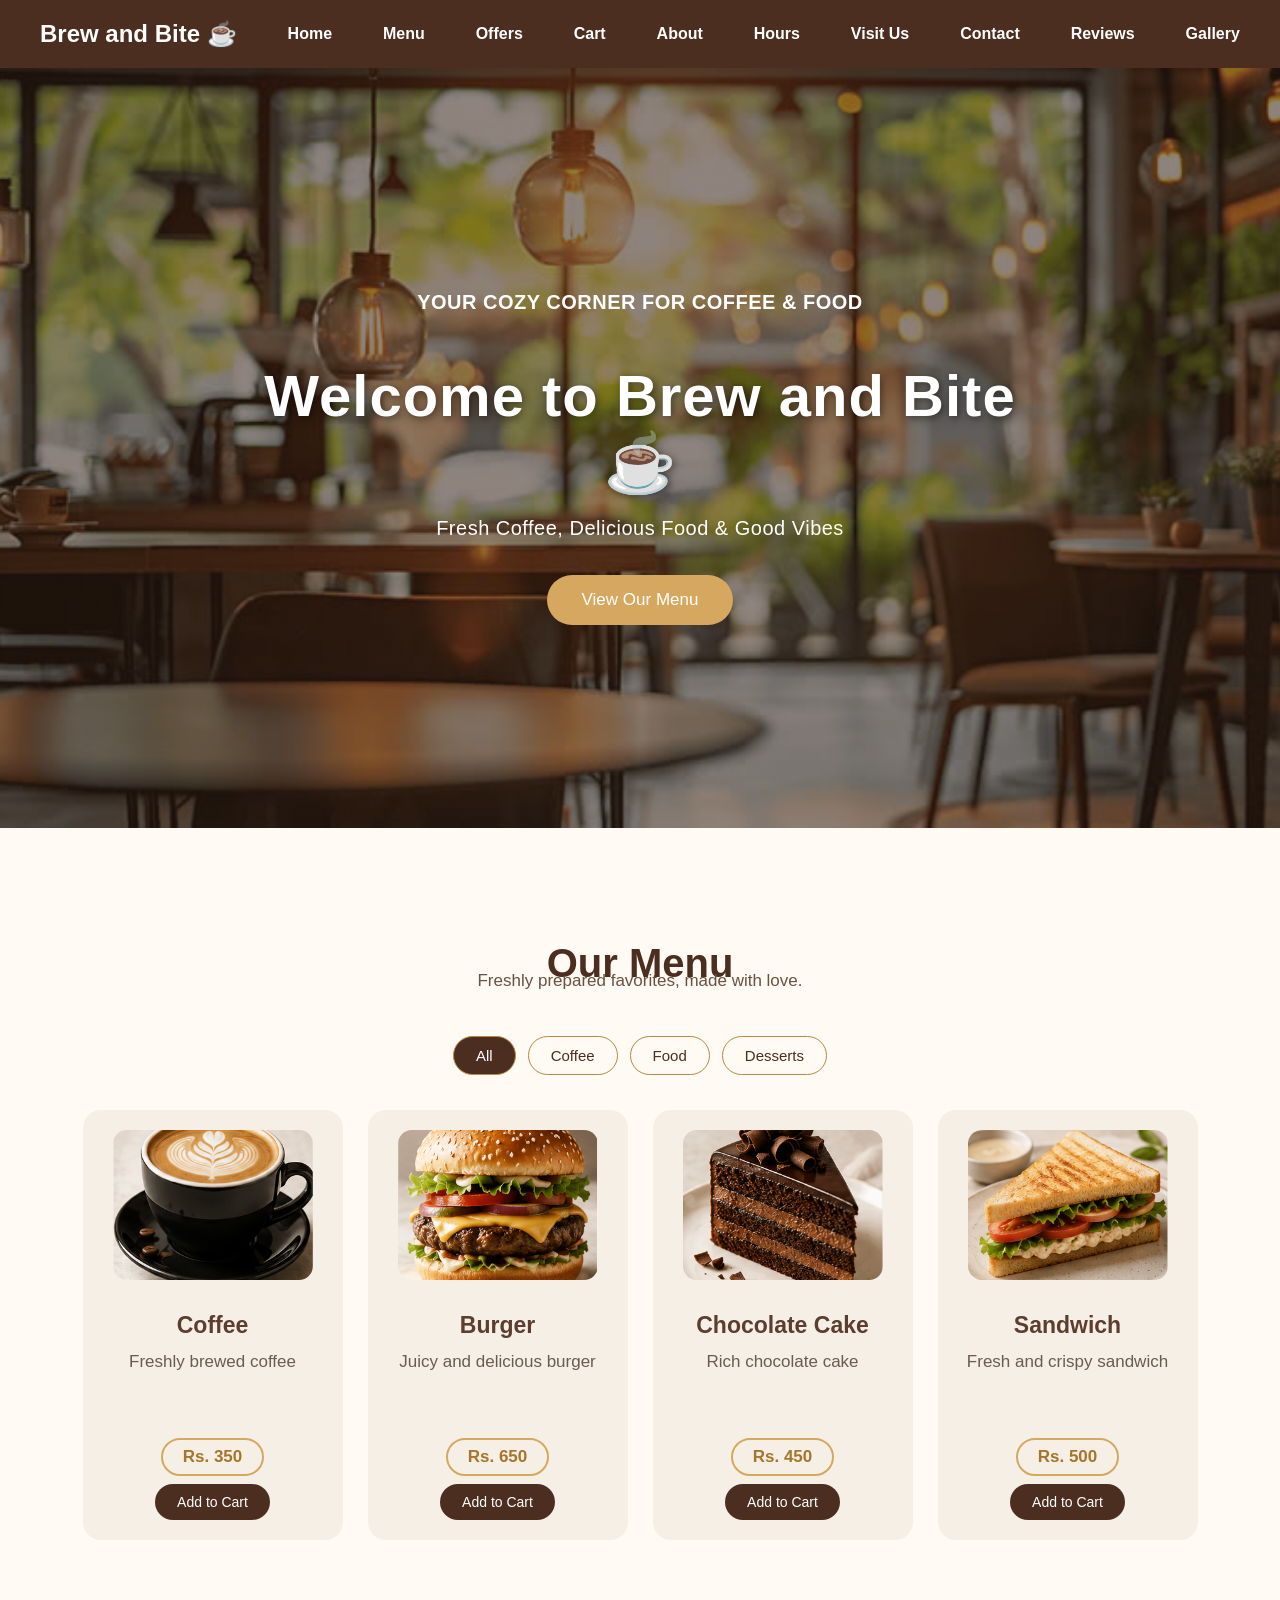
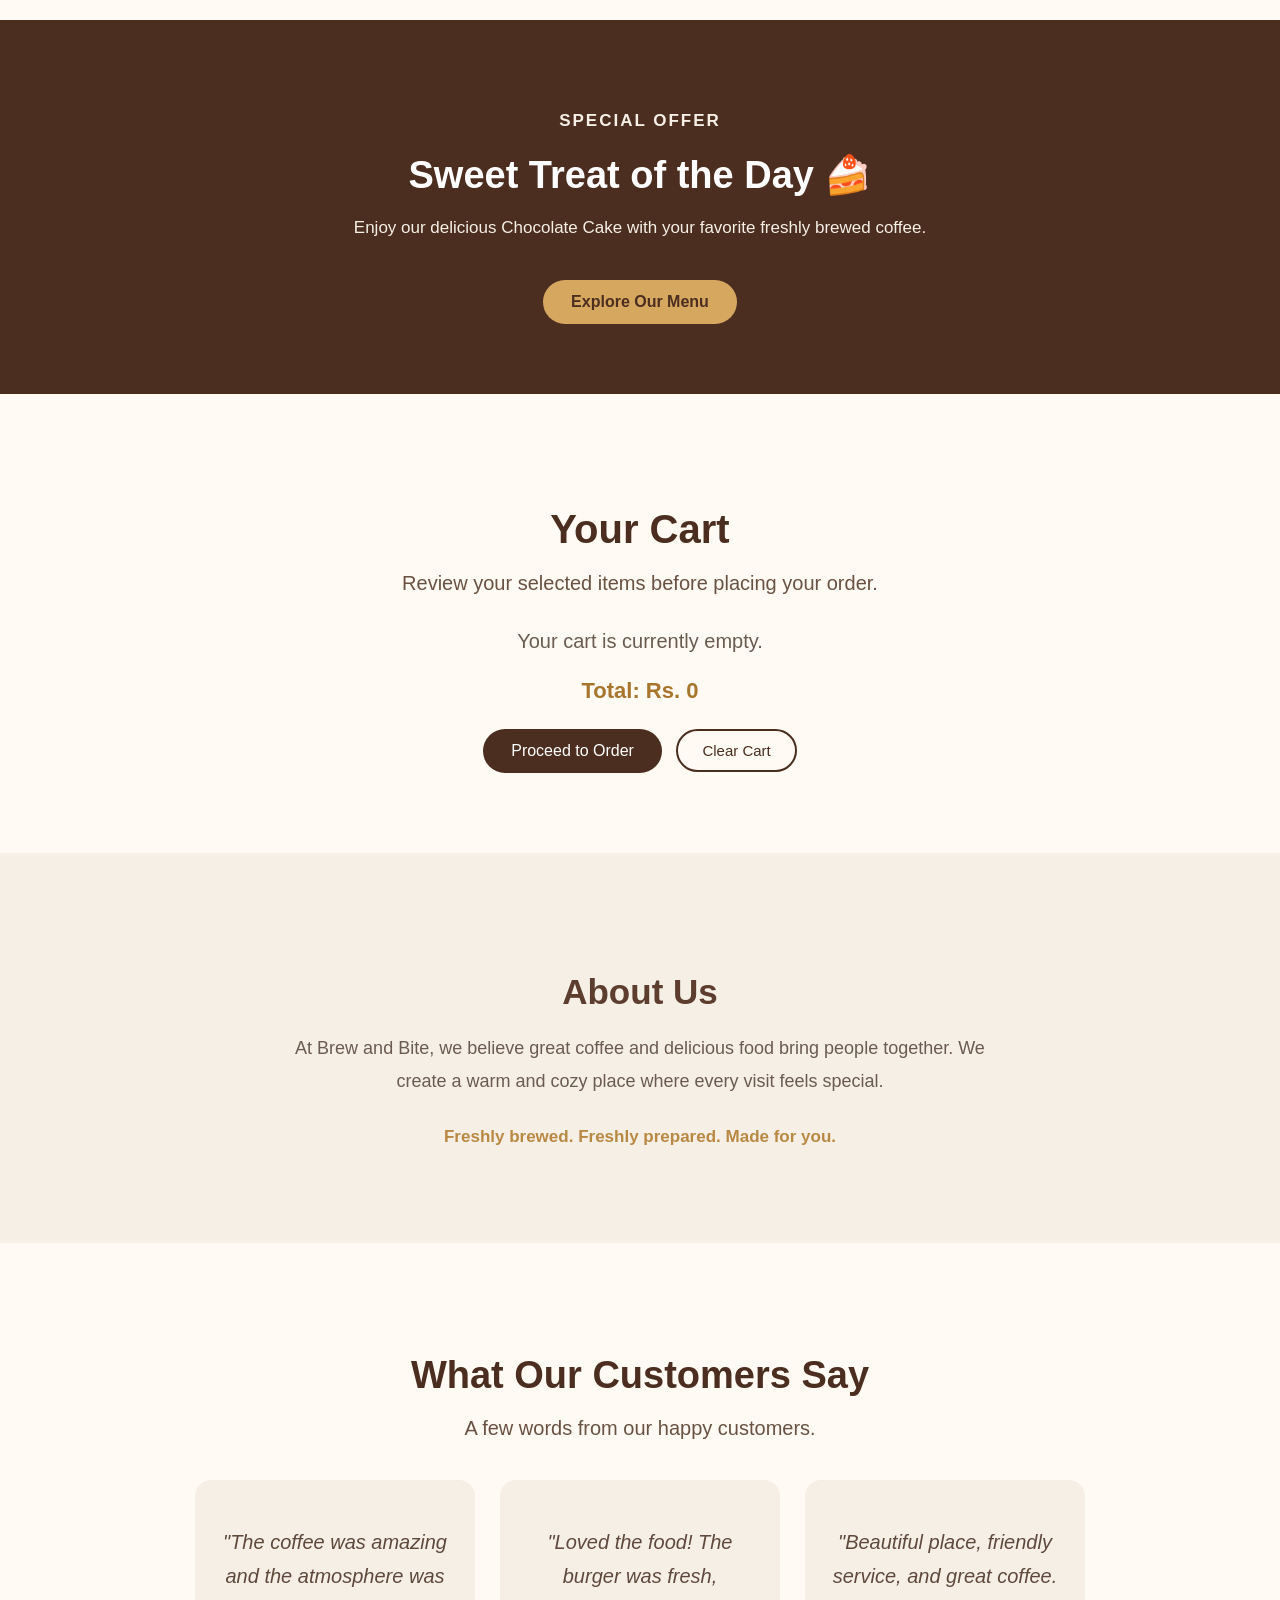
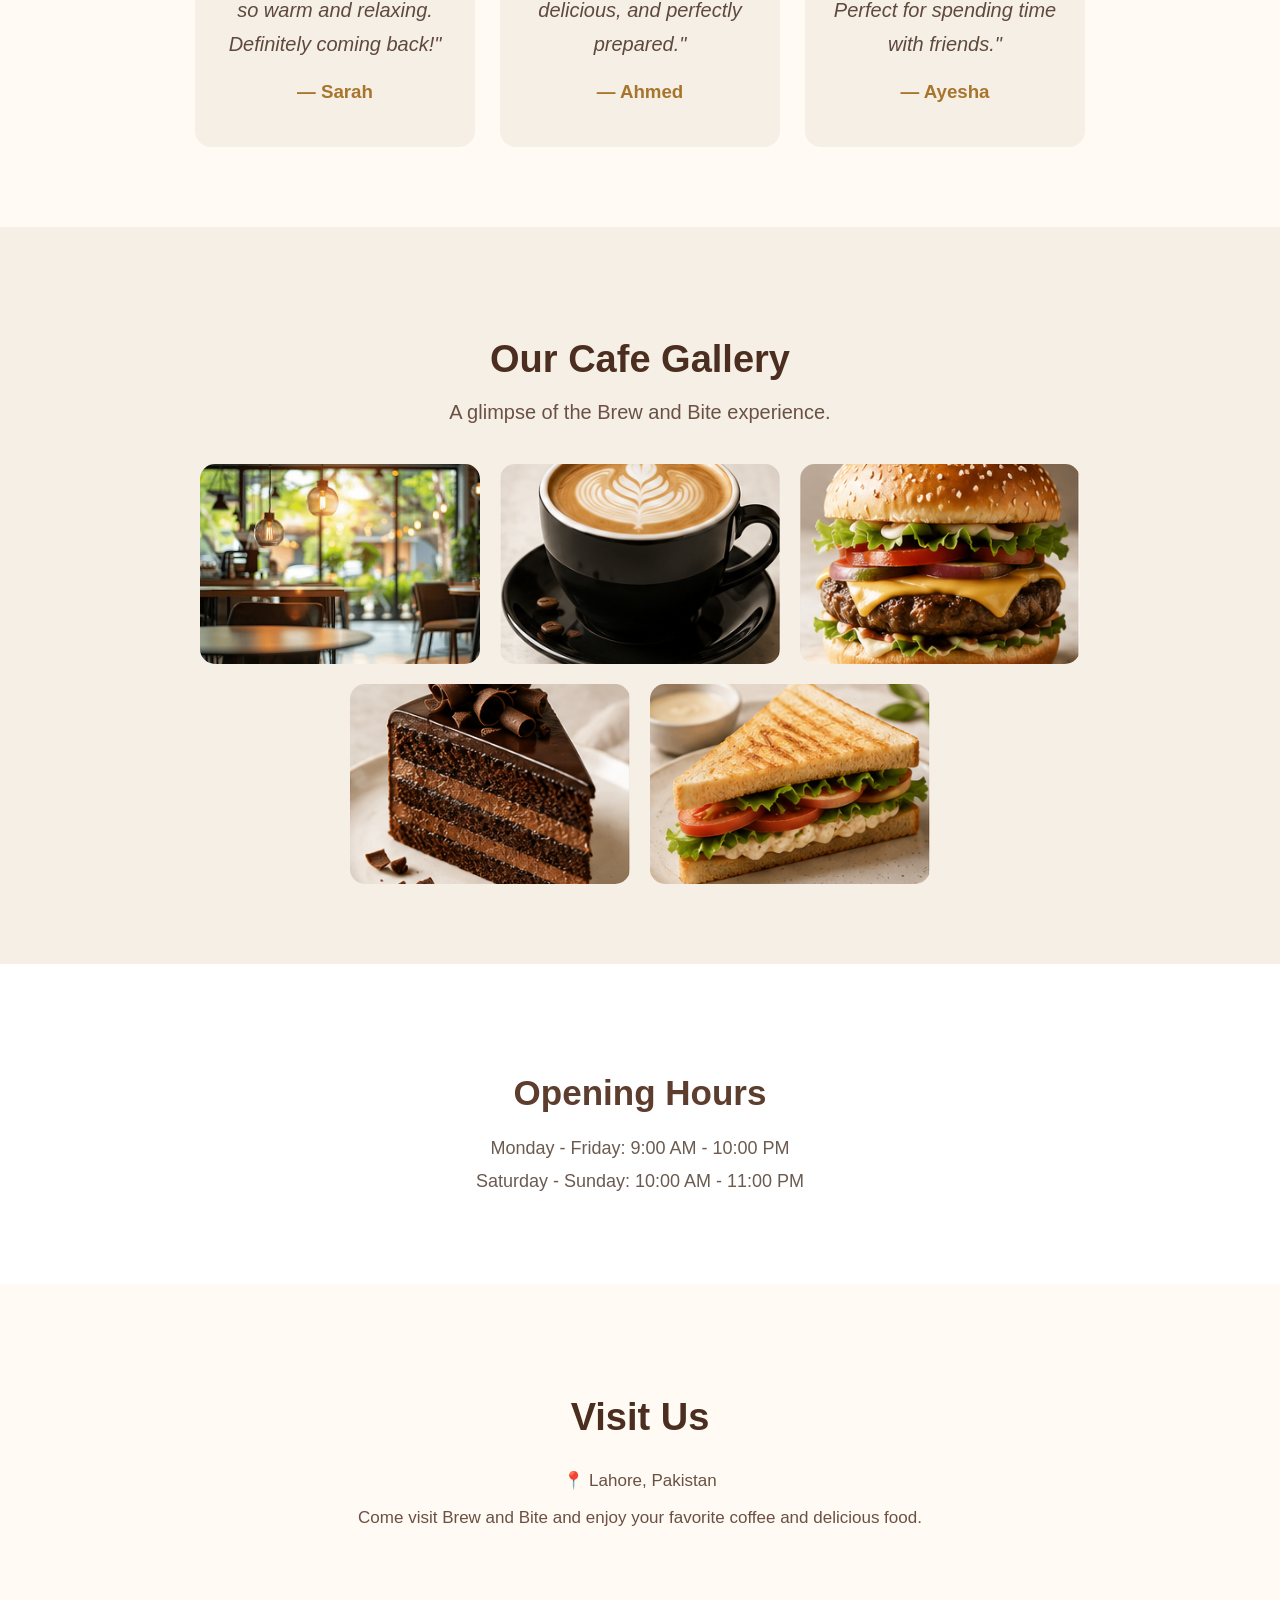
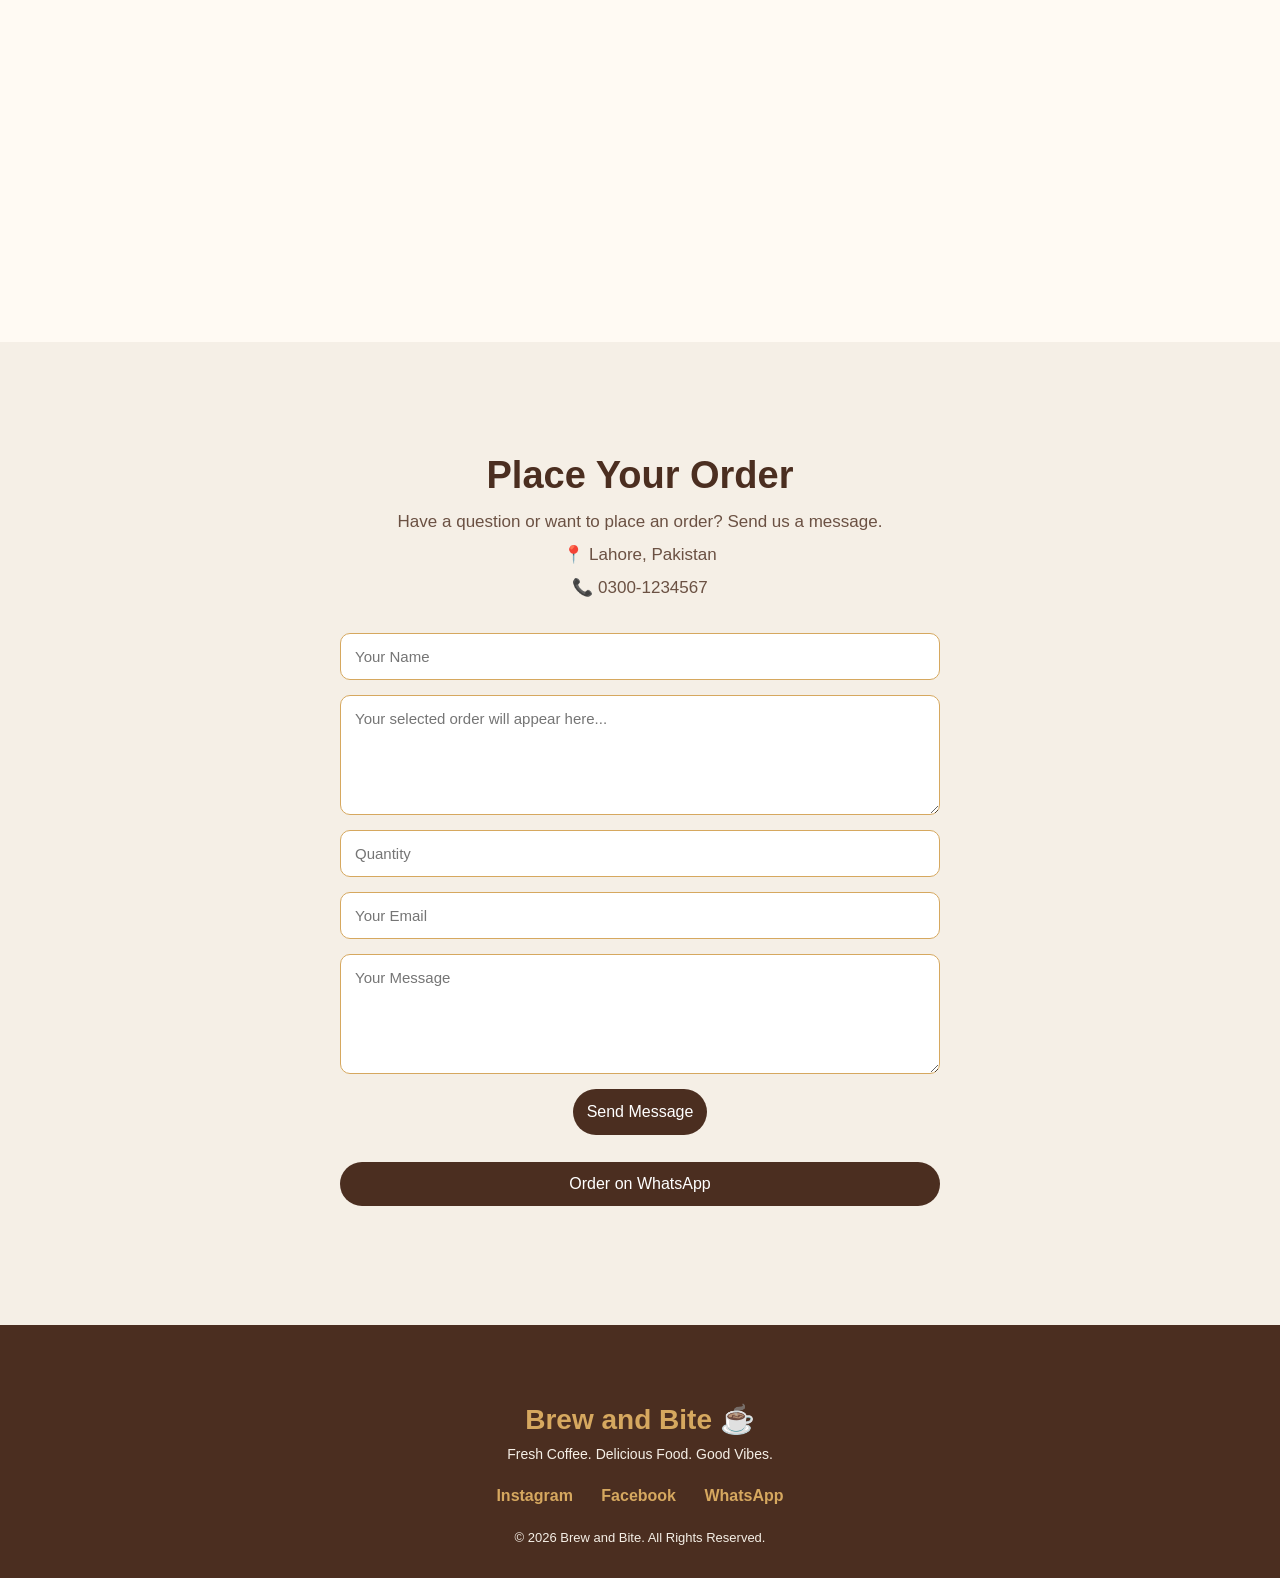
<file: index.html>
<!DOCTYPE html>
<html>

<head>
 <title>Brew and Bite | Cafe in Lahore | Coffee, Food & Desserts</title>
   <meta name="google-site-verification" content="D7vXOihC7ZDmXzMIViBrV3sGKDb7SZbV8BQJyKYcvpQ" />
   <meta name="description"
content="Brew and Bite is a cozy cafe in Lahore serving freshly brewed coffee, delicious burgers, sandwiches, chocolate cake and sweet treats.">
<meta name="keywords"
content="Brew and Bite, cafe in Lahore, Lahore cafe, coffee, burgers, sandwiches, chocolate cake, desserts">
<meta name="viewport"
content="width=device-width, initial-scale=1.0">
<link rel="canonical" href="https://maryam-webb.github.io/brew-and-bite/">
<meta property="og:title"
content="Brew and Bite | Cafe in Lahore">

<meta property="og:description"
content="Fresh coffee, delicious food and sweet treats at Brew and Bite in Lahore.">

<meta property="og:image"
content="https://maryam-webb.github.io/brew-and-bite/images/cafe.jpg">

<meta property="og:url"
content="https://maryam-webb.github.io/brew-and-bite/">

<meta property="og:type"
content="website">
  <link rel="icon" href="images/coffee.png">
<link rel="stylesheet" href="style.css">

<script type="application/ld+json">
{
  "@context": "https://schema.org",
  "@type": "Restaurant",
  "name": "Brew and Bite",
  "url": "https://maryam-webb.github.io/brew-and-bite/",
  "image": "https://maryam-webb.github.io/brew-and-bite/images/cafe.jpg",
  "description": "Brew and Bite is a cozy cafe in Lahore serving freshly brewed coffee, delicious burgers, sandwiches, chocolate cake and sweet treats.",
  "telephone": "+923001234567",
  "address": {
    "@type": "PostalAddress",
    "addressLocality": "Lahore",
    "addressCountry": "PK"
  },
  "openingHoursSpecification": [
    {
      "@type": "OpeningHoursSpecification",
      "dayOfWeek": [
        "Monday",
        "Tuesday",
        "Wednesday",
        "Thursday",
        "Friday"
      ],
      "opens": "09:00",
      "closes": "22:00"
    },
    {
      "@type": "OpeningHoursSpecification",
      "dayOfWeek": [
        "Saturday",
        "Sunday"
      ],
      "opens": "10:00",
      "closes": "23:00"
    }
  ]
}
</script>

</head>

<body>

<button id="top-button" title="Back to top">
    ↑
</button>

   <nav>
    <h2>Brew and Bite ☕</h2>

    <a href="#home">Home</a>
    <a href="#menu">Menu</a>
    <a href="#special">Offers</a>
    <a href="#cart">Cart</a>
    <a href="#about">About</a>
     <a href="#hours">Hours</a>
     <a href="#location">Visit Us</a>
    <a href="#contact">Contact</a>
    <a href="#reviews">Reviews</a>
<a href="#gallery">Gallery</a>
</nav>

<section id="home">

    <div class="hero-content">
        <p class="hero-tagline">YOUR COZY CORNER FOR COFFEE & FOOD</p>
        <h1>Welcome to Brew and Bite ☕</h1>

        <p>Fresh Coffee, Delicious Food & Good Vibes</p>

       <a href="#menu" class="menu-button">View Our Menu</a>
    </div>

</section>
<section id="menu">
    <h2>Our Menu</h2>
<p class="menu-intro">Freshly prepared favorites, made with love.</p>
<div class="menu-filters">

    <button class="filter-button active" data-category="all">
        All
    </button>

    <button class="filter-button" data-category="coffee">
        Coffee
    </button>

    <button class="filter-button" data-category="food">
        Food
    </button>

    <button class="filter-button" data-category="dessert">
        Desserts
    </button>

</div>
    <div class="menu-container">

       <div class="menu-card" data-category="coffee">
    <img src="images/coffee.png" alt="Freshly brewed coffee at Brew and Bite">
<h3>Coffee</h3>
            <p>Freshly brewed coffee</p>
            <div class="order-area">
    <strong>Rs. 350</strong>
   <a href="#cart" class="order-button" data-item="Coffee" data-price="350">
    Add to Cart
</a>
</div>
        </div>
<div class="menu-card" data-category="food">
    <img src="images/burger.png" alt="Fresh burger at Brew and Bite">
<h3>Burger</h3>
            <p>Juicy and delicious burger</p>
           <div class="order-area">
    <strong>Rs. 650</strong>
   <a href="#cart" class="order-button" data-item="Burger" data-price="650">
    Add to Cart
</a>
</div>
        </div>

        <div class="menu-card" data-category="dessert">
    <img src="images/cake.png" alt="Chocolate cake at Brew and Bite">
<h3>Chocolate Cake</h3>
            <p>Rich chocolate cake</p>
           <div class="order-area">
    <strong>Rs. 450</strong>
    <a href="#cart" class="order-button" data-item="Chocolate Cake" data-price="450">
    Add to Cart
</a>
</div>
        </div>

        <div class="menu-card" data-category="food">
    <img src="images/sandwich.png" alt="Fresh sandwich at Brew and Bite">
<h3>Sandwich</h3>
            <p>Fresh and crispy sandwich</p>
        <div class="order-area">
    <strong>Rs. 500</strong>
    <a href="#cart" class="order-button" data-item="Sandwich" data-price="500">
    Add to Cart
</a>
</div>
        </div>

    </div>
</section>
<section id="special">

    <div class="special-content">

        <p class="special-tag">SPECIAL OFFER</p>

        <h2>Sweet Treat of the Day 🍰</h2>

        <p>
            Enjoy our delicious Chocolate Cake with
            your favorite freshly brewed coffee.
        </p>

        <a href="#menu" class="special-button">
            Explore Our Menu
        </a>

    </div>

</section>
<section id="cart">

    <h2>Your Cart</h2>

    <p class="cart-intro">
        Review your selected items before placing your order.
    </p>

    <div id="cart-items">

        <p id="empty-cart">
            Your cart is currently empty.
        </p>

    </div>

    <div class="cart-total">
        <strong>Total: Rs. <span id="cart-total">0</span></strong>
    </div>

   <a href="#contact" class="checkout-button" id="checkout-button">
    Proceed to Order
</a>
<button class="clear-cart-button" id="clear-cart-button">
    Clear Cart
</button>

</section>
<section id="about">
    <h2>About Us</h2>
    <p>
    At Brew and Bite, we believe great coffee and delicious food
    bring people together. We create a warm and cozy place where
    every visit feels special.
</p>
<p class="about-highlight">Freshly brewed. Freshly prepared. Made for you.</p>
</section>
<section id="reviews">

    <h2>What Our Customers Say</h2>

    <p class="reviews-intro">
        A few words from our happy customers.
    </p>

    <div class="reviews-container">

        <div class="review-card">
            <p>
                "The coffee was amazing and the atmosphere was
                so warm and relaxing. Definitely coming back!"
            </p>
            <h3>— Sarah</h3>
        </div>

        <div class="review-card">
            <p>
                "Loved the food! The burger was fresh, delicious,
                and perfectly prepared."
            </p>
            <h3>— Ahmed</h3>
        </div>

        <div class="review-card">
            <p>
                "Beautiful place, friendly service, and great
                coffee. Perfect for spending time with friends."
            </p>
            <h3>— Ayesha</h3>
        </div>

    </div>

</section>
<section id="gallery">

    <h2>Our Cafe Gallery</h2>

    <p class="gallery-intro">
        A glimpse of the Brew and Bite experience.
    </p>

    <div class="gallery-container">

        <img src="images/cafe.jpg" alt="Brew and Bite cafe in Lahore">

        <img src="images/coffee.png" alt="Freshly brewed coffee at Brew and Bite">

        <img src="images/burger.png" alt="Fresh burger at Brew and Bite">

        <img src="images/cake.png" alt="Chocolate cake at Brew and Bite">

        <img src="images/sandwich.png" alt="Fresh sandwich at Brew and Bite">

    </div>

</section>
<section id="hours">
    <h2>Opening Hours</h2>

    <p>Monday - Friday: 9:00 AM - 10:00 PM</p>
    <p>Saturday - Sunday: 10:00 AM - 11:00 PM</p>
</section>
<section id="location">

    <h2>Visit Us</h2>

    <p>📍 Lahore, Pakistan</p>

    <p>
        Come visit Brew and Bite and enjoy your favorite coffee
        and delicious food.
    </p>

    <div class="map-box">
    <iframe
        src="https://www.google.com/maps?q=Lahore,Pakistan&output=embed"
        width="100%"
        height="300"
        style="border:0;"
        allowfullscreen=""
        loading="lazy">
    </iframe>
</div>

</section>
<section id="contact">
    <h2>Place Your Order</h2>
    <p>Have a question or want to place an order? Send us a message.</p>

    <p>📍 Lahore, Pakistan</p>
    <p>📞 0300-1234567</p>

    <div class="contact-form">

   <input type="text" id="customer-name" placeholder="Your Name">

<textarea id="order-item" placeholder="Your selected order will appear here..." readonly></textarea>

<input type="number" id="quantity" placeholder="Quantity" min="1">

<input type="email" id="customer-email" placeholder="Your Email">

<textarea id="customer-message" placeholder="Your Message"></textarea>

<button type="button" id="send-button">Send Message</button>
<a href="#" id="whatsapp-button" class="whatsapp-button">
    Order on WhatsApp
</a>

<p id="success-message"></p>

</div>
</section>
<footer>

    <h3>Brew and Bite ☕</h3>

    <p>Fresh Coffee. Delicious Food. Good Vibes.</p>

    <div class="social-links">
        <a href="#">Instagram</a>
        <a href="#">Facebook</a>
        <a href="#">WhatsApp</a>
    </div>

    <p class="copyright">
        © 2026 Brew and Bite. All Rights Reserved.
    </p>

</footer>
<script src="script.js"></script>
</body>
</html>
</file>
<file: style.css>
body {
    background-color: #f5efe6;
    text-align: center;
    font-family: Arial, sans-serif;
    margin: 0;
}

h1 {
    color: #5c3d2e;
    font-size: 40px;
}

p {
    color: #6b5b50;
    font-size: 20px;
}
nav {
    background-color: #4b2e20;
    padding: 20px 40px;
    display: flex;
    align-items: center;
    justify-content: space-between;
    position: sticky;
    top: 0;
    z-index: 1000;
}

nav h2 {
    color: white;
    margin: 0;
}

nav a {
    color: white;
    text-decoration: none;
    margin-left: 25px;
    font-size: 16px;
    transition: 0.3s;
}

nav a:hover {
    color: #d6a85f;
}

nav a:hover {
    color: #d6a85f;
}
section {
    padding: 80px 20px;
}

#home {
    min-height: 600px;
    display: flex;
    justify-content: center;
    align-items: center;
    background-image: linear-gradient(rgba(50, 30, 20, 0.55), rgba(50, 30, 20, 0.55)),
                      url("images/cafe.jpg");
    background-size: cover;
    background-position: center;
}

#home h1 {
    font-size: 50px;
    margin-bottom: 10px;
}

#home p {
    font-size: 20px;
    margin-bottom: 30px;
}

button {
    background-color: #d6a85f;
    color: white;
    border: none;
    padding: 14px 30px;
    font-size: 16px;
    border-radius: 25px;
    cursor: pointer;
}

button:hover {
    background-color: #b88942;
}
#menu {
    background-color: #fffaf3;
    padding-top: 90px;
    padding-bottom: 90px;
}
#menu h2 {
    color: #5c3d2e;
    font-size: 35px;
    margin-bottom: 40px;
}

.menu-container {
    display: flex;
    justify-content: center;
    gap: 25px;
    flex-wrap: wrap;
}

.menu-card {
    background-color: #f5efe6;
    width: 260px;
    min-height: 430px;
    padding: 20px;
    border-radius: 18px;
    text-align: center;
    box-sizing: border-box;
    transition: 0.3s;
    display: flex;
    flex-direction: column;
    justify-content: space-between;
}

.menu-card h3 {
    color: #5c3d2e;
}

.menu-card p {
    font-size: 16px;
}

.menu-card strong {
    color: #b88942;
    font-size: 18px;
}
.hero-content {
    text-align: center;
}

#home h1 {
    color: white;
    font-size: 55px;
    margin-bottom: 15px;
}

#home p {
    color: white;
    font-size: 20px;
    margin-bottom: 35px;
    letter-spacing: 0.5px;
}

#home button {
    background-color: #d6a85f;
    color: white;
    border: none;
    padding: 15px 35px;
    font-size: 17px;
    border-radius: 30px;
    cursor: pointer;
}

#home button:hover {
    background-color: #b88942;
}
.menu-card strong {
    display: inline-block;
    color: #b88942;
    font-size: 18px;
    border: 2px solid #d6a85f;
    padding: 8px 22px;
    border-radius: 30px;
}
.menu-card {
    transition: 0.3s;
}

.menu-card:hover {
    transform: translateY(-8px);
    box-shadow: 0 10px 25px rgba(0, 0, 0, 0.15);
}
.menu-card img {
    width: 180px;
    height: 150px;
    object-fit: cover;
    border-radius: 14px;
    display: block;
    margin: 0 auto 20px;
}
.menu-button {
    display: inline-block;
    background-color: #d6a85f;
    color: white;
    text-decoration: none;
    padding: 15px 35px;
    font-size: 17px;
    border-radius: 30px;
    transition: 0.3s;
}

.menu-button:hover {
    background-color: #b88942;
    transform: translateY(-3px);
}
html {
    scroll-behavior: smooth;
}
#about {
    background-color: #f5efe6;
}

#about h2 {
    color: #5c3d2e;
    font-size: 35px;
    margin-bottom: 20px;
}

#about p {
    max-width: 700px;
    margin: auto;
    color: #6b5b50;
    font-size: 18px;
    line-height: 1.8;
}
#contact {
    background-color: #4b2e20;
}

#contact h2 {
    color: #d6a85f;
    font-size: 35px;
    margin-bottom: 25px;
}

#contact p {
    color: white;
    font-size: 18px;
    margin: 12px;
}
footer {
    background-color: #2f1d14;
    padding: 18px;
}

footer p {
    color: #d6a85f;
    margin: 0;
    font-size: 14px;
}
#home h1 {
    color: white;
    font-size: 58px;
    margin-bottom: 15px;
    letter-spacing: 1px;
}
.menu-card strong {
    display: inline-block;
    color: #a8752d;
    font-size: 17px;
    border: 2px solid #d6a85f;
    padding: 7px 20px;
    border-radius: 30px;
    margin-top: 5px;
}

.contact-form {
    max-width: 500px;
    margin: 30px auto 0;
    display: flex;
    flex-direction: column;
    gap: 15px;
}

.contact-form input,
.contact-form textarea {
    width: 100%;
    padding: 14px;
    background-color: white;
    border: 1px solid #d6a85f;
    border-radius: 8px;
    box-sizing: border-box;
    font-size: 16px;
    font-family: Arial, sans-serif;
    outline: none;
}

.contact-form textarea {
    height: 120px;
    resize: vertical;
}

.contact-form input:focus,
.contact-form textarea:focus {
    border: 2px solid #b88942;
}

.contact-form button {
    align-self: center;
    background-color: #d6a85f;
    color: white;
    border: none;
    padding: 13px 28px;
    border-radius: 25px;
    font-size: 16px;
    cursor: pointer;
}

.contact-form button:hover {
    background-color: #b88942;
}
.hero-content {
    max-width: 800px;
    padding: 20px;
}
#home h1 {
    text-shadow: 2px 2px 8px rgba(0, 0, 0, 0.5);
}
.menu-intro {
    color: #6b5b50;
    font-size: 17px;
    margin-top: -25px;
    margin-bottom: 40px;
}
.contact-form button {
    transition: 0.3s;
}

.contact-form button:hover {
    transform: translateY(-3px);
    box-shadow: 0 5px 15px rgba(0, 0, 0, 0.2);
}
#hours {
    background-color: white;
    padding: 80px 20px;
}

#hours h2 {
    color: #5c3d2e;
    font-size: 35px;
    margin-bottom: 25px;
}

#hours p {
    color: #6b5b50;
    font-size: 18px;
    margin: 12px;
}
.order-button {
    display: inline-block;
    margin: 15px auto 0;
    background-color: #4b2e20;
    color: white;
    text-decoration: none;
    border: none;
    padding: 9px 20px;
    border-radius: 20px;
    cursor: pointer;
    font-size: 14px;
    transition: 0.3s;
}

.order-button:hover {
    background-color: #b88942;
    transform: translateY(-2px);
}
@media (max-width: 700px) {

    nav {
        flex-direction: column;
        gap: 15px;
    }

    nav a {
        margin-left: 10px;
        margin-right: 10px;
    }

    #home h1 {
        font-size: 40px;
    }

    .menu-container {
        flex-direction: column;
        align-items: center;
    }
}
.hero-tagline {
    color: #d6a85f;
    font-size: 14px;
    font-weight: bold;
    letter-spacing: 3px;
    margin-bottom: 15px;
}
.about-highlight {
    color: #b88942;
    font-weight: bold;
    font-size: 17px;
    margin-top: 25px;
}
section {
    scroll-margin-top: 80px;
}
.menu-card h3 {
    margin: 12px 0 8px;
}

.menu-card p {
    margin: 0 0 15px;
}
.order-area {
    display: flex;
    flex-direction: column;
    align-items: center;
    gap: 8px;
    margin-top: auto;
}

.order-area strong {
    display: inline-block;
    margin: 0;
}

.order-area .order-button {
    margin: 0;
}
.order-area {
    display: flex;
    flex-direction: column;
    align-items: center;
    gap: 8px;
    margin-top: auto;
}

.order-area strong {
    display: inline-block;
    margin: 0;
}

.order-area .order-button {
    margin: 0;
}
/* ================================
   FINAL BREW AND BITE DESIGN
================================ */

/* General */
html {
    scroll-behavior: smooth;
    scroll-padding-top: 80px;
}

body {
    margin: 0;
    background-color: #f5efe6;
    text-align: center;
    font-family: Arial, sans-serif;
}

/* Navigation */
nav {
    background-color: #4b2e20;
    padding: 20px 40px;
    display: flex;
    align-items: center;
    justify-content: space-between;
    position: sticky;
    top: 0;
    z-index: 1000;
}

nav h2 {
    color: white;
    margin: 0;
}

nav a {
    color: white;
    text-decoration: none;
    margin-left: 25px;
    font-size: 16px;
    transition: 0.3s;
}

nav a:hover {
    color: #d6a85f;
}

/* Hero */
#home {
    min-height: 600px;
    display: flex;
    justify-content: center;
    align-items: center;

    background-image:
        linear-gradient(
            rgba(50, 30, 20, 0.55),
            rgba(50, 30, 20, 0.55)
        ),
        url("images/cafe.jpg");

    background-size: cover;
    background-position: center;
}

.hero-content {
    max-width: 800px;
    padding: 20px;
}

.hero-tagline {
    color: #d6a85f;
    font-size: 14px;
    font-weight: bold;
    letter-spacing: 3px;
    margin-bottom: 15px;
}

#home h1 {
    color: white;
    font-size: 58px;
    margin-bottom: 15px;
    letter-spacing: 1px;
    text-shadow: 2px 2px 8px rgba(0, 0, 0, 0.5);
}

#home p {
    color: white;
    font-size: 20px;
    margin-bottom: 35px;
}

/* Main Menu Button */
.menu-button {
    display: inline-block;
    background-color: #d6a85f;
    color: white;
    text-decoration: none;
    padding: 15px 35px;
    font-size: 17px;
    border-radius: 30px;
    transition: 0.3s;
}

.menu-button:hover {
    background-color: #b88942;
    transform: translateY(-3px);
}

/* Menu Section */
#menu {
    background-color: #fffaf3;
    padding: 90px 20px;
}

#menu h2 {
    color: #5c3d2e;
    font-size: 35px;
    margin-bottom: 15px;
}

.menu-intro {
    color: #6b5b50;
    font-size: 17px;
    margin-bottom: 45px;
}

.menu-container {
    display: flex;
    justify-content: center;
    gap: 30px;
    flex-wrap: wrap;
}

/* Menu Cards */
.menu-card {
    background-color: #f5efe6;
    width: 260px;
    min-height: 430px;
    padding: 20px;
    border-radius: 18px;
    text-align: center;
    box-sizing: border-box;

    display: flex;
    flex-direction: column;
    justify-content: space-between;

    transition: 0.3s;
}

.menu-card:hover {
    transform: translateY(-8px);
    box-shadow: 0 10px 25px rgba(0, 0, 0, 0.15);
}

/* Menu Images */
.menu-card img {
    width: 200px;
    height: 150px;
    object-fit: cover;
    display: block;
    margin: 0 auto 20px;
    border-radius: 14px;
}

/* Menu Text */
.menu-card h3 {
    color: #5c3d2e;
    font-size: 23px;
    margin: 12px 0 10px;
}

.menu-card p {
    color: #6b5b50;
    font-size: 17px;
    margin: 0 0 15px;
    line-height: 1.5;
}

/* Price + Order Area */
.order-area {
    display: flex;
    flex-direction: column;
    align-items: center;
    gap: 8px;
    margin-top: auto;
}

.order-area strong {
    display: inline-block;
    color: #a8752d;
    font-size: 17px;
    border: 2px solid #d6a85f;
    padding: 7px 20px;
    border-radius: 30px;
    margin: 0;
}

/* Order Button */
.order-button {
    display: inline-block;
    background-color: #4b2e20;
    color: white;
    text-decoration: none;
    padding: 10px 22px;
    border-radius: 22px;
    font-size: 14px;
    transition: 0.3s;
}

.order-button:hover {
    background-color: #b88942;
    transform: translateY(-2px);
}

/* About */
#about {
    background-color: #f5efe6;
    padding: 90px 20px;
}

#about h2 {
    color: #5c3d2e;
    font-size: 35px;
    margin-bottom: 20px;
}

#about p {
    max-width: 700px;
    margin: auto;
    color: #6b5b50;
    font-size: 18px;
    line-height: 1.8;
}

.about-highlight {
    color: #b88942 !important;
    font-weight: bold;
    font-size: 17px !important;
    margin-top: 25px !important;
}

/* Opening Hours */
#hours {
    background-color: white;
    padding: 80px 20px;
}

#hours h2 {
    color: #5c3d2e;
    font-size: 35px;
    margin-bottom: 25px;
}

#hours p {
    color: #6b5b50;
    font-size: 18px;
    margin: 12px;
}

/* Contact */
#contact {
    background-color: #4b2e20;
    padding: 90px 20px;
}

#contact h2 {
    color: #d6a85f;
    font-size: 35px;
    margin-bottom: 15px;
}

#contact > p {
    color: white;
    font-size: 18px;
}

/* Contact Form */
.contact-form {
    max-width: 500px;
    margin: 30px auto 0;
    display: flex;
    flex-direction: column;
    gap: 15px;
}

.contact-form input,
.contact-form textarea {
    width: 100%;
    padding: 14px;
    background-color: white;
    border: 1px solid #d6a85f;
    border-radius: 8px;
    box-sizing: border-box;
    font-size: 16px;
    font-family: Arial, sans-serif;
    outline: none;
}

.contact-form textarea {
    height: 120px;
    resize: vertical;
}

.contact-form input:focus,
.contact-form textarea:focus {
    border: 2px solid #b88942;
}

.contact-form button {
    align-self: center;
    background-color: #d6a85f;
    color: white;
    border: none;
    padding: 13px 28px;
    border-radius: 25px;
    font-size: 16px;
    cursor: pointer;
    transition: 0.3s;
}

.contact-form button:hover {
    background-color: #b88942;
    transform: translateY(-3px);
}

/* Footer */
footer {
    background-color: #2f1d14;
    padding: 20px;
}

footer p {
    color: #d6a85f;
    margin: 0;
    font-size: 14px;
}

/* Mobile Responsive */
@media (max-width: 700px) {

    nav {
        flex-direction: column;
        gap: 15px;
        padding: 18px;
    }

    nav a {
        margin: 0 8px;
        font-size: 14px;
    }

    #home {
        min-height: 550px;
    }

    #home h1 {
        font-size: 40px;
    }

    .hero-tagline {
        font-size: 11px;
        letter-spacing: 2px;
    }

    #home p {
        font-size: 17px;
    }

    .menu-container {
        flex-direction: column;
        align-items: center;
    }

    .menu-card {
        width: 280px;
    }
}
#success-message {
    color: #d6a85f;
    font-size: 16px;
    font-weight: bold;
    margin-top: 15px;
}
.menu-card:hover {
    transform: translateY(-8px);
    box-shadow: 0 12px 25px rgba(75, 46, 32, 0.18);
}

.menu-card img {
    transition: 0.3s;
}

.menu-card:hover img {
    transform: scale(1.04);
}
#contact {
    background-color: #f5efe6;
    padding: 80px 20px;
}

#contact h2 {
    color: #4b2e20;
    font-size: 38px;
    margin-bottom: 15px;
}

#contact > p {
    color: #6b5143;
    font-size: 17px;
}

.contact-form {
    max-width: 600px;
    margin: 35px auto 0;
    display: flex;
    flex-direction: column;
    gap: 15px;
}

.contact-form input,
.contact-form textarea {
    width: 100%;
    padding: 14px;
    border: 1px solid #d6a85f;
    border-radius: 10px;
    box-sizing: border-box;
    font-size: 15px;
    font-family: Arial, sans-serif;
    outline: none;
}

.contact-form textarea {
    height: 120px;
    resize: vertical;
}

.contact-form input:focus,
.contact-form textarea:focus {
    border-color: #4b2e20;
}

.contact-form button {
    background-color: #4b2e20;
    color: white;
    border: none;
    padding: 14px;
    border-radius: 25px;
    font-size: 16px;
    cursor: pointer;
    transition: 0.3s;
}

.contact-form button:hover {
    background-color: #b88942;
    transform: translateY(-2px);
}
footer {
    background-color: #4b2e20;
    color: white;
    text-align: center;
    padding: 50px 20px 25px;
}

footer h3 {
    color: #d6a85f;
    font-size: 28px;
    margin-bottom: 10px;
}

footer p {
    margin: 8px 0;
    color: #f5efe6;
}

.social-links {
    margin: 25px 0;
}

.social-links a {
    color: #d6a85f;
    text-decoration: none;
    margin: 0 12px;
    font-weight: bold;
    transition: 0.3s;
}

.social-links a:hover {
    color: white;
}

.copyright {
    font-size: 13px;
    margin-top: 25px;
}
@media (max-width: 700px) {

    nav {
        flex-direction: column;
        gap: 10px;
        padding: 15px;
    }

    nav h2 {
        margin-bottom: 5px;
    }

    .hero-content {
        padding: 20px;
    }

    .hero-content h1 {
        font-size: 38px;
    }

    .hero-content p {
        font-size: 16px;
    }

    .menu-container {
        flex-direction: column;
        align-items: center;
    }

    .menu-card {
        width: 90%;
        max-width: 320px;
    }

    #about,
    #hours,
    #contact {
        padding: 60px 20px;
    }

    #about h2,
    #hours h2,
    #contact h2 {
        font-size: 32px;
    }

    .social-links a {
        display: inline-block;
        margin: 8px;
    }
}
#reviews {
    background-color: #fffaf3;
    padding: 80px 20px;
    text-align: center;
}

#reviews h2 {
    color: #4b2e20;
    font-size: 38px;
    margin-bottom: 10px;
}

.reviews-intro {
    color: #6b5143;
    margin-bottom: 40px;
}

.reviews-container {
    display: flex;
    justify-content: center;
    gap: 25px;
    flex-wrap: wrap;
}

.review-card {
    background-color: #f5efe6;
    width: 280px;
    padding: 25px;
    border-radius: 16px;
    box-sizing: border-box;
    transition: 0.3s;
}

.review-card:hover {
    transform: translateY(-6px);
    box-shadow: 0 10px 20px rgba(75, 46, 32, 0.15);
}

.review-card p {
    color: #5f493d;
    line-height: 1.7;
    font-style: italic;
}

.review-card h3 {
    color: #a8752d;
    margin-top: 20px;
}
#gallery {
    background-color: #f5efe6;
    padding: 80px 20px;
    text-align: center;
}

#gallery h2 {
    color: #4b2e20;
    font-size: 38px;
    margin-bottom: 10px;
}

.gallery-intro {
    color: #6b5143;
    margin-bottom: 40px;
}

.gallery-container {
    max-width: 1000px;
    margin: auto;
    display: flex;
    justify-content: center;
    gap: 20px;
    flex-wrap: wrap;
}

.gallery-container img {
    width: 280px;
    height: 200px;
    object-fit: cover;
    border-radius: 15px;
    transition: 0.3s;
}

.gallery-container img:hover {
    transform: scale(1.04);
}
#location {
    background-color: #fffaf3;
    padding: 80px 20px;
    text-align: center;
}

#location h2 {
    color: #4b2e20;
    font-size: 38px;
}

#location p {
    color: #6b5143;
    font-size: 17px;
}

.map-box {
    max-width: 900px;
    margin: 30px auto 0;
    border-radius: 15px;
    overflow: hidden;
}
.hero-content {
    animation: fadeIn 1.2s ease;
}

@keyframes fadeIn {
    from {
        opacity: 0;
        transform: translateY(20px);
    }

    to {
        opacity: 1;
        transform: translateY(0);
    }
}
nav a {
    color: white;
    text-decoration: none;
    font-weight: bold;
    transition: 0.3s;
}

nav a:hover {
    color: #d6a85f;
}
#menu {
    padding: 80px 20px;
    background-color: #fffaf3;
    text-align: center;
}

#menu h2 {
    color: #4b2e20;
    font-size: 40px;
    margin-bottom: 10px;
}

.menu-intro {
    color: #6b5143;
    font-size: 17px;
    margin-bottom: 45px;
}

.menu-container {
    max-width: 1150px;
    margin: auto;
    display: flex;
    justify-content: center;
    gap: 25px;
    flex-wrap: wrap;
}
#cart {
    background-color: #fffaf3;
    padding: 80px 20px;
    text-align: center;
}

#cart h2 {
    color: #4b2e20;
    font-size: 40px;
    margin-bottom: 10px;
}

.cart-intro {
    color: #6b5143;
    margin-bottom: 35px;
}

#cart-items {
    max-width: 700px;
    margin: 0 auto 25px;
}

.cart-item {
    background-color: #f5efe6;
    padding: 15px 20px;
    margin-bottom: 12px;
    border-radius: 12px;
    display: flex;
    justify-content: space-between;
    align-items: center;
    gap: 15px;
}

.cart-item-info {
    text-align: left;
}

.cart-item-info strong {
    color: #4b2e20;
}

.cart-item-info span {
    display: block;
    color: #6b5143;
    font-size: 14px;
    margin-top: 5px;
}

.remove-item {
    background-color: #4b2e20;
    color: white;
    border: none;
    padding: 8px 14px;
    border-radius: 20px;
    cursor: pointer;
}

.remove-item:hover {
    background-color: #b88942;
}

.cart-total {
    color: #a8752d;
    font-size: 22px;
    margin: 25px 0;
}

.checkout-button {
    display: inline-block;
    background-color: #4b2e20;
    color: white;
    text-decoration: none;
    padding: 13px 28px;
    border-radius: 25px;
    transition: 0.3s;
}

.checkout-button:hover {
    background-color: #b88942;
    transform: translateY(-2px);
}

@media (max-width: 700px) {

    .cart-item {
        flex-direction: column;
        text-align: center;
    }

    .cart-item-info {
        text-align: center;
    }

}
.quantity-controls {
    display: flex;
    align-items: center;
    gap: 8px;
    flex-wrap: wrap;
    justify-content: center;
}

.quantity-button {
    width: 32px;
    height: 32px;
    border: none;
    border-radius: 50%;
    background-color: #4b2e20;
    color: white;
    font-size: 20px;
    cursor: pointer;
    transition: 0.3s;
}

.quantity-button:hover {
    background-color: #b88942;
}

.quantity-number {
    min-width: 25px;
    font-weight: bold;
    color: #4b2e20;
}

.remove-item {
    margin-left: 5px;
}
.clear-cart-button {
    display: inline-block;
    margin-left: 10px;
    background-color: transparent;
    color: #4b2e20;
    border: 2px solid #4b2e20;
    padding: 11px 24px;
    border-radius: 25px;
    font-size: 15px;
    cursor: pointer;
    transition: 0.3s;
}

.clear-cart-button:hover {
    background-color: #4b2e20;
    color: white;
}
.menu-filters {
    display: flex;
    justify-content: center;
    gap: 12px;
    flex-wrap: wrap;
    margin-bottom: 35px;
}

.filter-button {
    background-color: transparent;
    color: #4b2e20;
    border: 1px solid #b88942;
    padding: 10px 22px;
    border-radius: 25px;
    cursor: pointer;
    font-size: 15px;
    transition: 0.3s;
}

.filter-button:hover,
.filter-button.active {
    background-color: #4b2e20;
    color: white;
}
#special {
    background-color: #4b2e20;
    padding: 70px 20px;
    text-align: center;
}

.special-content {
    max-width: 700px;
    margin: auto;
}

.special-tag {
    color: #d6a85f;
    font-weight: bold;
    letter-spacing: 2px;
}

#special h2 {
    color: white;
    font-size: 38px;
    margin: 15px 0;
}

#special p {
    color: #f5efe6;
    font-size: 17px;
    line-height: 1.7;
}

.special-button {
    display: inline-block;
    margin-top: 20px;
    background-color: #d6a85f;
    color: #4b2e20;
    text-decoration: none;
    padding: 13px 28px;
    border-radius: 25px;
    font-weight: bold;
    transition: 0.3s;
}

.special-button:hover {
    background-color: white;
    transform: translateY(-2px);
}
@media (max-width: 700px) {

    .menu-filters {
        gap: 8px;
    }

    .filter-button {
        padding: 9px 17px;
        font-size: 14px;
    }

    #special {
        padding: 60px 20px;
    }

    #special h2 {
        font-size: 30px;
    }

    #special p {
        font-size: 15px;
    }

    .clear-cart-button {
        margin-left: 0;
        margin-top: 10px;
    }
.whatsapp-button {
    margin-left: 0;
    margin-right: 0;
}
}
.whatsapp-button {
    display: inline-block;
    margin-top: 12px;
    background-color: #4b2e20;
    color: white;
    text-decoration: none;
    padding: 13px 28px;
    border-radius: 25px;
    font-size: 16px;
    transition: 0.3s;
}

.whatsapp-button:hover {
    background-color: #b88942;
    transform: translateY(-2px);
}
#top-button {
    position: fixed;
    right: 25px;
    bottom: 25px;
    width: 45px;
    height: 45px;
    border: none;
    border-radius: 50%;
    background-color: #4b2e20;
    color: white;
    font-size: 22px;
    cursor: pointer;
    display: none;
    z-index: 999;
    transition: 0.3s;
}

#top-button:hover {
    background-color: #b88942;
    transform: translateY(-3px);
}
/* Mobile navigation fix */
@media (max-width: 768px) {

    nav {
        flex-direction: row;
        flex-wrap: nowrap;
        overflow-x: auto;
        justify-content: flex-start;
        align-items: center;
        white-space: nowrap;
        gap: 20px;
        padding: 15px 20px;
    }

    nav h2 {
        flex-shrink: 0;
        margin: 0;
    }

    nav a {
        flex-shrink: 0;
        margin: 0;
    }

    nav::-webkit-scrollbar {
        display: none;
    }
}
</file>
